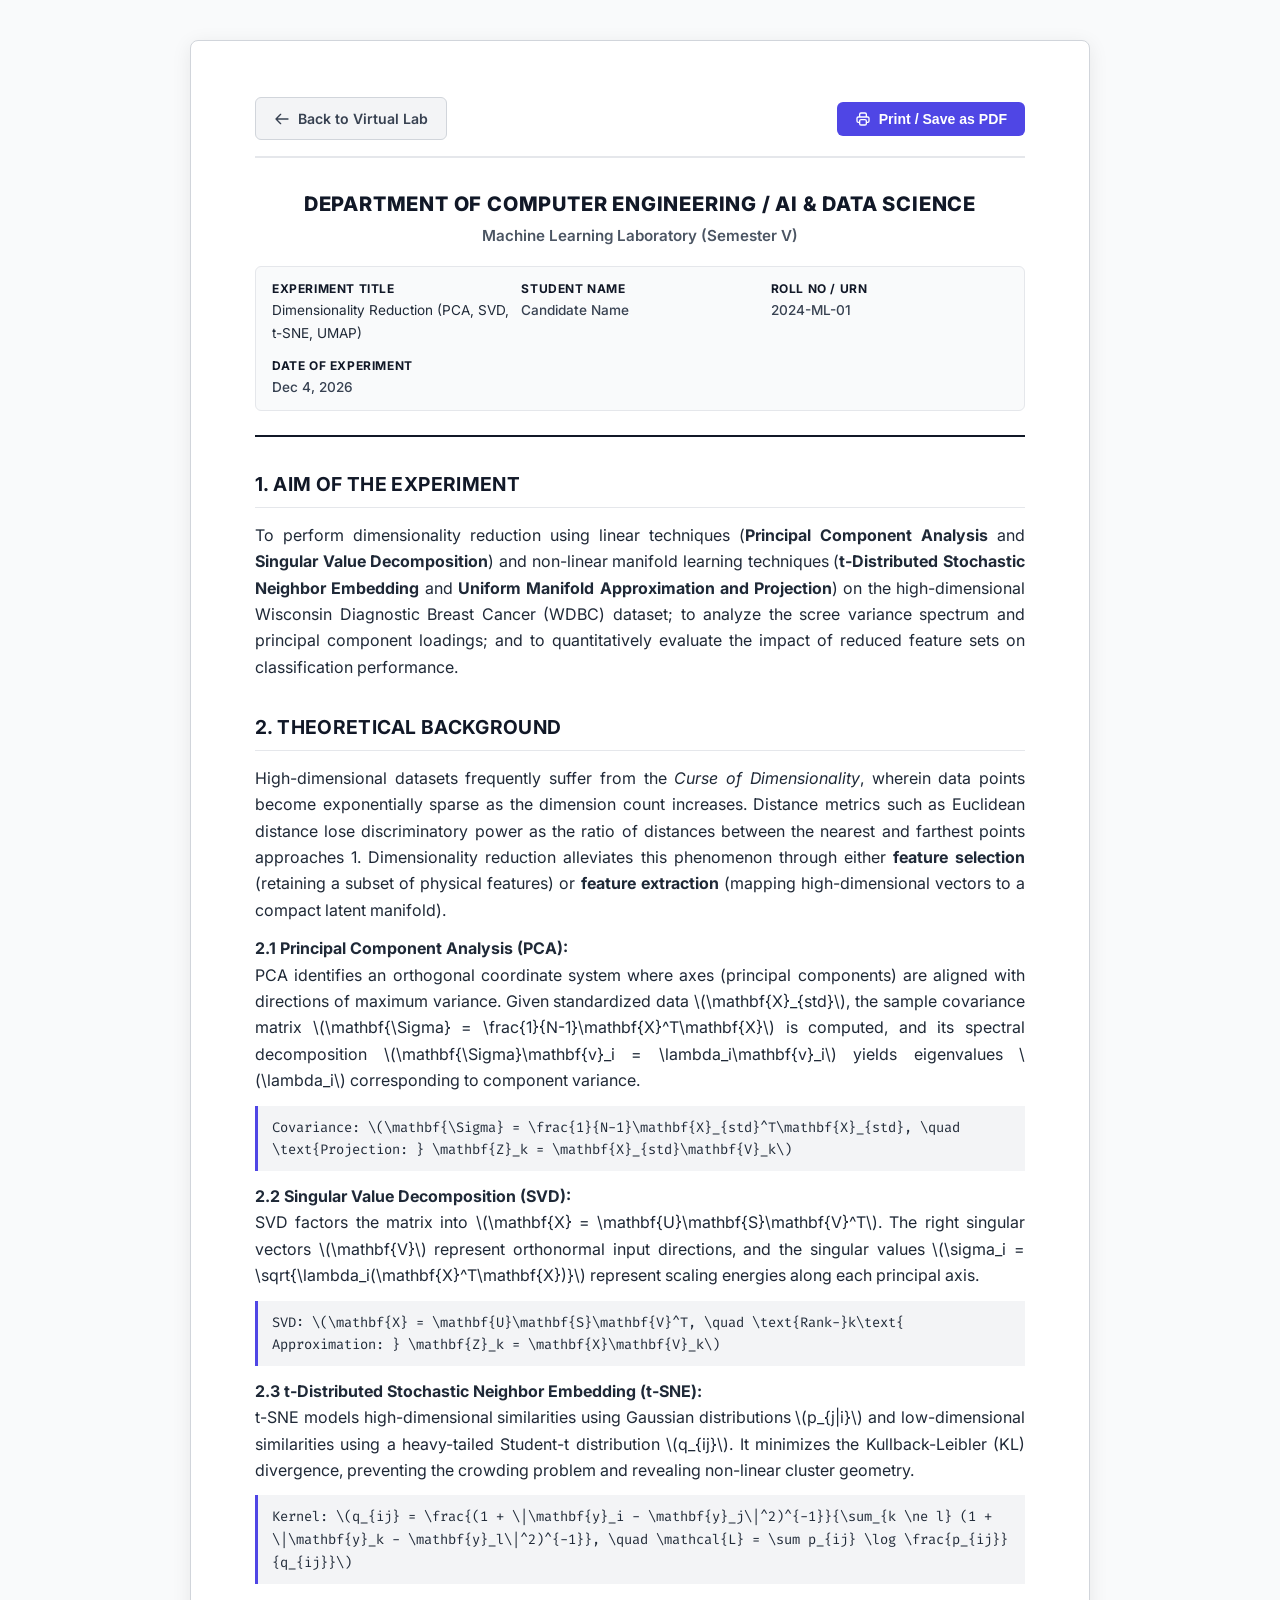
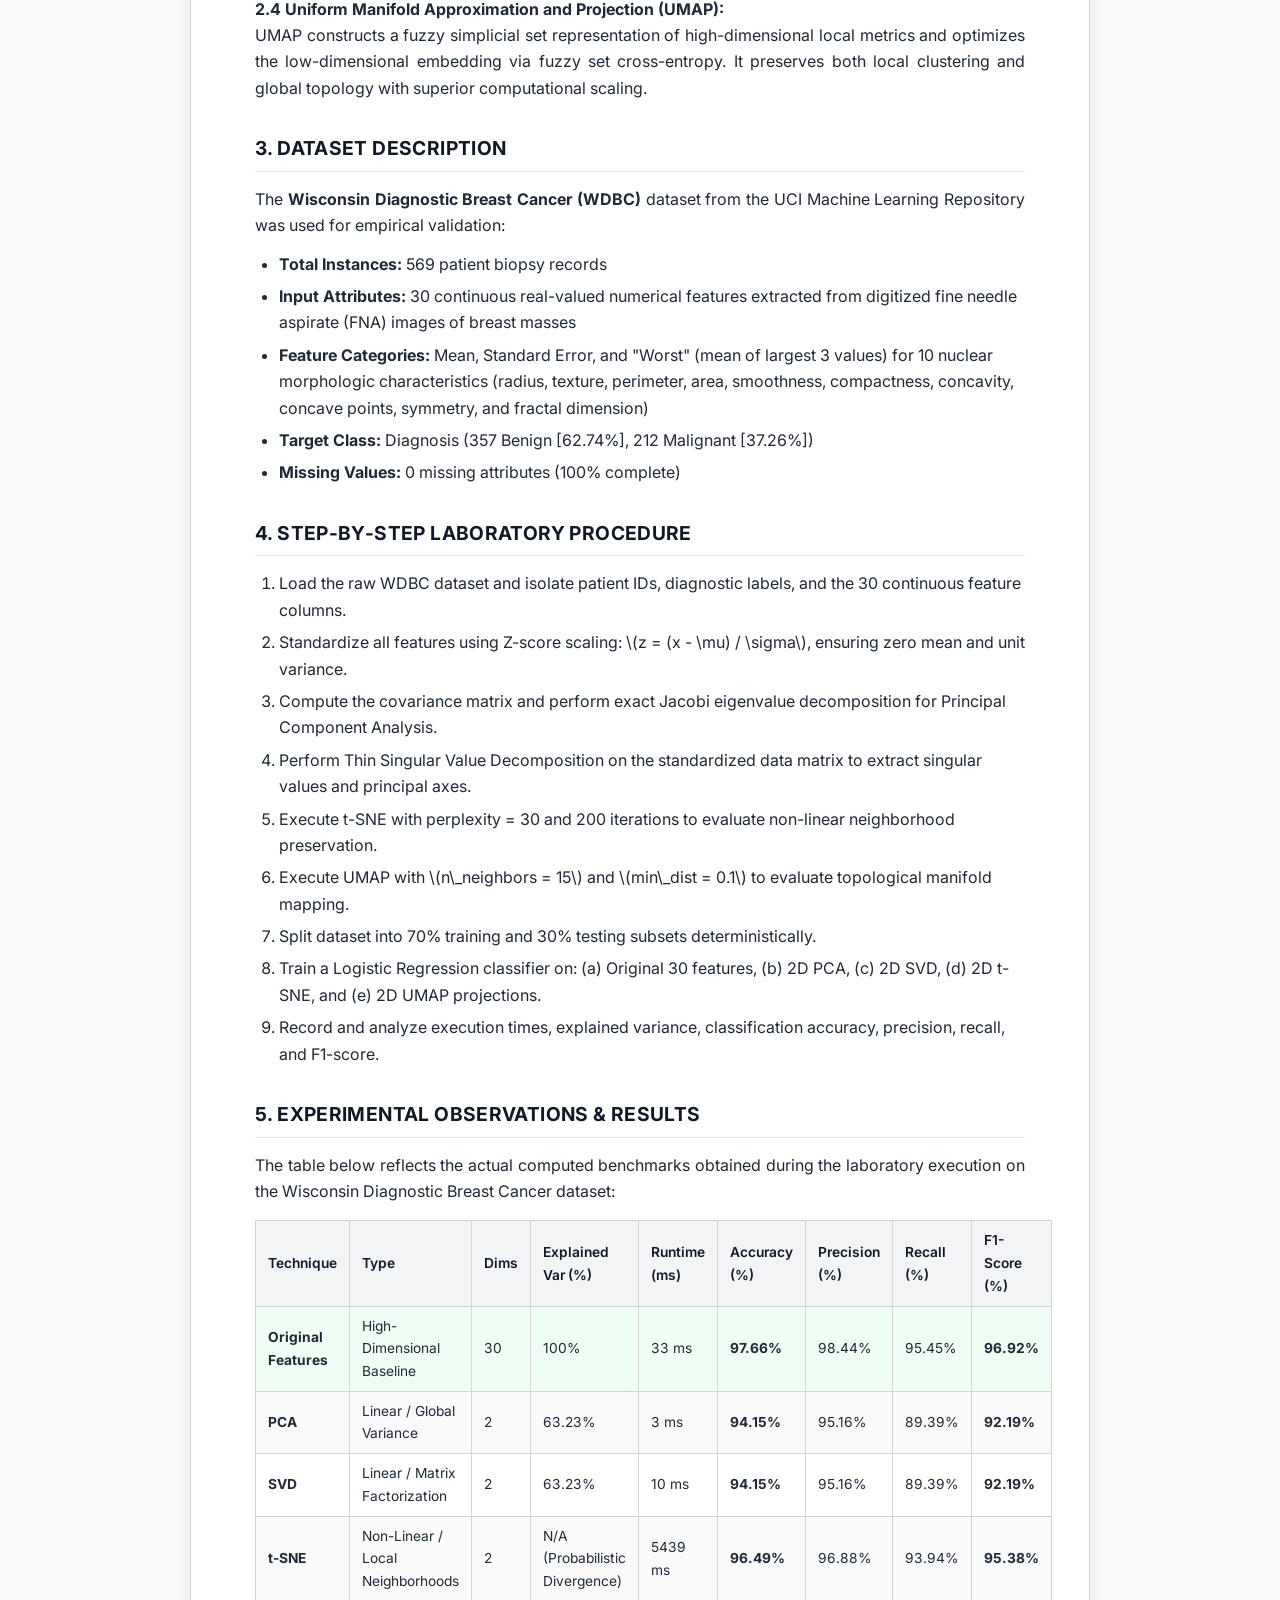
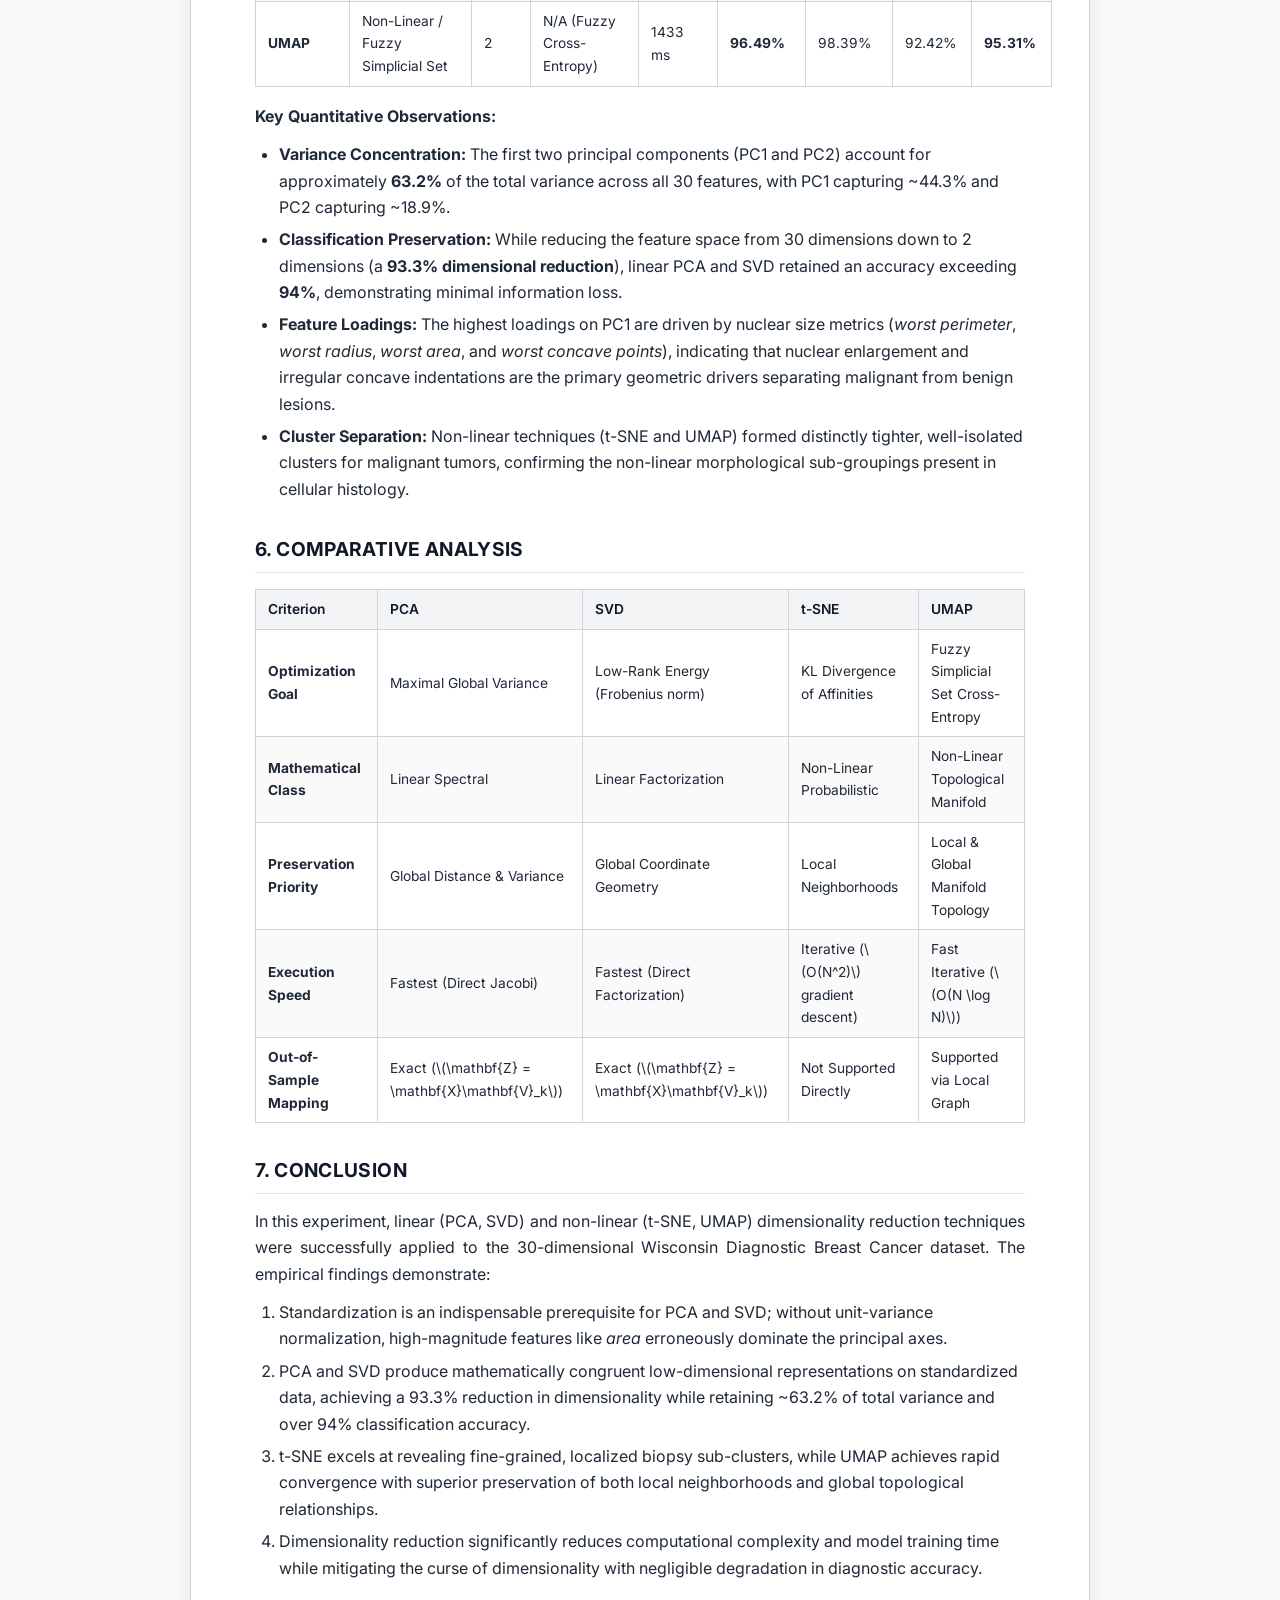
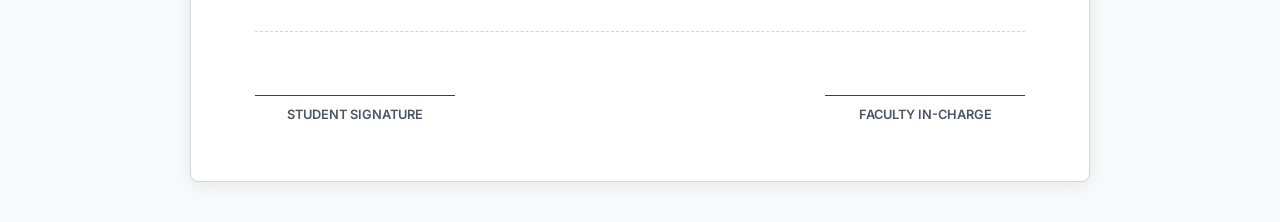
<file: Dimensionality-Reduction-Virtual-Lab/report.html>
<!DOCTYPE html>
<html lang="en">
<head>
  <meta charset="UTF-8">
  <meta name="viewport" content="width=device-width, initial-scale=1.0">
  <title>Academic Experiment Report | Dimensionality Reduction Laboratory</title>
  <link rel="icon" type="image/svg+xml" href="assets/logo.svg">
  
  <!-- Inter & Fira Code Fonts -->
  <link rel="preconnect" href="https://fonts.googleapis.com">
  <link rel="preconnect" href="https://fonts.gstatic.com" crossorigin>
  <link href="https://fonts.googleapis.com/css2?family=Inter:wght@400;500;600;700;800&family=Fira+Code:wght@400;500;600&display=swap" rel="stylesheet">

  <style>
    :root {
      --text-main: #1f2937;
      --text-muted: #4b5563;
      --heading-color: #111827;
      --border-color: #d1d5db;
      --bg-page: #f9fafb;
      --primary: #4f46e5;
    }

    * {
      margin: 0;
      padding: 0;
      box-sizing: border-box;
    }

    body {
      font-family: 'Inter', -apple-system, BlinkMacSystemFont, 'Segoe UI', Roboto, Helvetica, Arial, sans-serif;
      background-color: var(--bg-page);
      color: var(--text-main);
      line-height: 1.65;
      padding: 40px 20px;
    }

    .report-wrapper {
      max-width: 900px;
      margin: 0 auto;
      background: #ffffff;
      padding: 56px 64px;
      border: 1px solid var(--border-color);
      box-shadow: 0 4px 20px rgba(0, 0, 0, 0.08);
      border-radius: 8px;
    }

    /* Action Bar (Screen Only) */
    .action-bar {
      display: flex;
      justify-content: space-between;
      align-items: center;
      margin-bottom: 30px;
      padding-bottom: 16px;
      border-bottom: 2px solid #e5e7eb;
    }

    .btn {
      padding: 9px 18px;
      border-radius: 6px;
      font-size: 0.88rem;
      font-weight: 600;
      cursor: pointer;
      display: inline-flex;
      align-items: center;
      gap: 8px;
      text-decoration: none;
      border: none;
      transition: all 0.2s ease;
    }

    .btn-print {
      background: var(--primary);
      color: #ffffff;
    }

    .btn-print:hover {
      background: #4338ca;
    }

    .btn-back {
      background: #f3f4f6;
      color: #374151;
      border: 1px solid #d1d5db;
    }

    .btn-back:hover {
      background: #e5e7eb;
    }

    /* Academic Header */
    .report-header {
      text-align: center;
      border-bottom: 2px solid #111827;
      padding-bottom: 24px;
      margin-bottom: 32px;
    }

    .college-name {
      font-size: 1.25rem;
      font-weight: 800;
      text-transform: uppercase;
      letter-spacing: 0.04em;
      color: #111827;
    }

    .department-name {
      font-size: 0.95rem;
      font-weight: 600;
      color: #4b5563;
      margin-top: 2px;
    }

    .experiment-meta-box {
      margin-top: 18px;
      display: grid;
      grid-template-columns: repeat(auto-fit, minmax(200px, 1fr));
      gap: 12px;
      background: #f9fafb;
      border: 1px solid #e5e7eb;
      border-radius: 6px;
      padding: 12px 16px;
      text-align: left;
      font-size: 0.85rem;
    }

    .meta-item strong {
      color: #111827;
      display: block;
      font-size: 0.75rem;
      text-transform: uppercase;
      letter-spacing: 0.05em;
    }

    .meta-input {
      border: none;
      background: transparent;
      font-family: inherit;
      font-size: 0.85rem;
      color: #374151;
      font-weight: 500;
      width: 100%;
    }

    /* Document Sections */
    .section-block {
      margin-bottom: 32px;
    }

    .section-title {
      font-size: 1.2rem;
      font-weight: 700;
      color: #111827;
      border-bottom: 1px solid #e5e7eb;
      padding-bottom: 6px;
      margin-bottom: 14px;
      text-transform: uppercase;
      letter-spacing: 0.02em;
    }

    p {
      margin-bottom: 12px;
      text-align: justify;
    }

    ul, ol {
      margin-left: 24px;
      margin-bottom: 14px;
    }

    li {
      margin-bottom: 6px;
    }

    .math-formula {
      background: #f3f4f6;
      border-left: 3px solid var(--primary);
      padding: 10px 14px;
      font-family: 'Fira Code', monospace;
      font-size: 0.86rem;
      margin: 12px 0;
      color: #1f2937;
    }

    /* Tables */
    .report-table {
      width: 100%;
      border-collapse: collapse;
      margin: 16px 0;
      font-size: 0.86rem;
    }

    .report-table th, .report-table td {
      border: 1px solid #d1d5db;
      padding: 8px 12px;
      text-align: left;
    }

    .report-table th {
      background-color: #f3f4f6;
      font-weight: 600;
      color: #111827;
    }

    .report-table tr:nth-child(even) {
      background-color: #fafafa;
    }

    /* Signature Section */
    .signatures-row {
      display: flex;
      justify-content: space-between;
      margin-top: 50px;
      padding-top: 24px;
      border-top: 1px dashed #d1d5db;
    }

    .sig-box {
      text-align: center;
      width: 200px;
    }

    .sig-line {
      border-bottom: 1px solid #374151;
      margin-bottom: 8px;
      height: 40px;
    }

    .sig-lbl {
      font-size: 0.8rem;
      font-weight: 600;
      color: #4b5563;
      text-transform: uppercase;
    }

    /* Print Styles */
    @media print {
      body {
        background: #ffffff;
        padding: 0;
        color: #000000;
      }

      .report-wrapper {
        border: none;
        box-shadow: none;
        padding: 0;
        max-width: 100%;
      }

      .action-bar {
        display: none !important;
      }

      .section-block {
        break-inside: avoid;
        margin-bottom: 24px;
      }

      .report-table {
        break-inside: avoid;
      }

      .signatures-row {
        break-inside: avoid;
      }
    }
  </style>
</head>
<body>

  <div class="report-wrapper">
    
    <!-- Action Bar for Screen Navigation -->
    <div class="action-bar">
      <a href="index.html" class="btn btn-back">
        <svg width="16" height="16" fill="none" stroke="currentColor" viewBox="0 0 24 24"><path stroke-linecap="round" stroke-linejoin="round" stroke-width="2" d="M10 19l-7-7m0 0l7-7m-7 7h18"/></svg>
        Back to Virtual Lab
      </a>
      <button class="btn btn-print" onclick="window.print()">
        <svg width="16" height="16" fill="none" stroke="currentColor" viewBox="0 0 24 24"><path stroke-linecap="round" stroke-linejoin="round" stroke-width="2" d="M17 17h2a2 2 0 002-2v-4a2 2 0 00-2-2H5a2 2 0 00-2 2v4a2 2 0 002 2h2m2 4h6a2 2 0 002-2v-4a2 2 0 00-2-2H9a2 2 0 00-2 2v4a2 2 0 002 2zm8-12V5a2 2 0 00-2-2H9a2 2 0 00-2 2v4h10z"/></svg>
        Print / Save as PDF
      </button>
    </div>

    <!-- Academic Header -->
    <header class="report-header">
      <div class="college-name">Department of Computer Engineering / AI & Data Science</div>
      <div class="department-name">Machine Learning Laboratory (Semester V)</div>
      
      <div class="experiment-meta-box">
        <div class="meta-item">
          <strong>Experiment Title</strong>
          <span>Dimensionality Reduction (PCA, SVD, t-SNE, UMAP)</span>
        </div>
        <div class="meta-item">
          <strong>Student Name</strong>
          <input type="text" class="meta-input" value="Candidate Name" placeholder="Enter Name">
        </div>
        <div class="meta-item">
          <strong>Roll No / URN</strong>
          <input type="text" class="meta-input" value="2024-ML-01" placeholder="Enter Roll No">
        </div>
        <div class="meta-item">
          <strong>Date of Experiment</strong>
          <input type="text" class="meta-input" id="reportDate" value="">
        </div>
      </div>
    </header>

    <!-- SECTION 1: AIM -->
    <section class="section-block">
      <h3 class="section-title">1. Aim of the Experiment</h3>
      <p>
        To perform dimensionality reduction using linear techniques (<strong>Principal Component Analysis</strong> and <strong>Singular Value Decomposition</strong>) 
        and non-linear manifold learning techniques (<strong>t-Distributed Stochastic Neighbor Embedding</strong> and <strong>Uniform Manifold Approximation and Projection</strong>) 
        on the high-dimensional Wisconsin Diagnostic Breast Cancer (WDBC) dataset; to analyze the scree variance spectrum and principal component loadings; 
        and to quantitatively evaluate the impact of reduced feature sets on classification performance.
      </p>
    </section>

    <!-- SECTION 2: THEORY -->
    <section class="section-block">
      <h3 class="section-title">2. Theoretical Background</h3>
      <p>
        High-dimensional datasets frequently suffer from the <em>Curse of Dimensionality</em>, wherein data points become exponentially sparse as the dimension count increases. 
        Distance metrics such as Euclidean distance lose discriminatory power as the ratio of distances between the nearest and farthest points approaches 1. 
        Dimensionality reduction alleviates this phenomenon through either <strong>feature selection</strong> (retaining a subset of physical features) 
        or <strong>feature extraction</strong> (mapping high-dimensional vectors to a compact latent manifold).
      </p>
      
      <p><strong>2.1 Principal Component Analysis (PCA):</strong><br>
        PCA identifies an orthogonal coordinate system where axes (principal components) are aligned with directions of maximum variance. 
        Given standardized data \(\mathbf{X}_{std}\), the sample covariance matrix \(\mathbf{\Sigma} = \frac{1}{N-1}\mathbf{X}^T\mathbf{X}\) is computed, 
        and its spectral decomposition \(\mathbf{\Sigma}\mathbf{v}_i = \lambda_i\mathbf{v}_i\) yields eigenvalues \(\lambda_i\) corresponding to component variance.
      </p>
      <div class="math-formula">
        Covariance: \(\mathbf{\Sigma} = \frac{1}{N-1}\mathbf{X}_{std}^T\mathbf{X}_{std}, \quad \text{Projection: } \mathbf{Z}_k = \mathbf{X}_{std}\mathbf{V}_k\)
      </div>

      <p><strong>2.2 Singular Value Decomposition (SVD):</strong><br>
        SVD factors the matrix into \(\mathbf{X} = \mathbf{U}\mathbf{S}\mathbf{V}^T\). The right singular vectors \(\mathbf{V}\) represent orthonormal input directions, 
        and the singular values \(\sigma_i = \sqrt{\lambda_i(\mathbf{X}^T\mathbf{X})}\) represent scaling energies along each principal axis.
      </p>
      <div class="math-formula">
        SVD: \(\mathbf{X} = \mathbf{U}\mathbf{S}\mathbf{V}^T, \quad \text{Rank-}k\text{ Approximation: } \mathbf{Z}_k = \mathbf{X}\mathbf{V}_k\)
      </div>

      <p><strong>2.3 t-Distributed Stochastic Neighbor Embedding (t-SNE):</strong><br>
        t-SNE models high-dimensional similarities using Gaussian distributions \(p_{j|i}\) and low-dimensional similarities using a heavy-tailed Student-t distribution \(q_{ij}\). 
        It minimizes the Kullback-Leibler (KL) divergence, preventing the crowding problem and revealing non-linear cluster geometry.
      </p>
      <div class="math-formula">
        Kernel: \(q_{ij} = \frac{(1 + \|\mathbf{y}_i - \mathbf{y}_j\|^2)^{-1}}{\sum_{k \ne l} (1 + \|\mathbf{y}_k - \mathbf{y}_l\|^2)^{-1}}, \quad \mathcal{L} = \sum p_{ij} \log \frac{p_{ij}}{q_{ij}}\)
      </div>

      <p><strong>2.4 Uniform Manifold Approximation and Projection (UMAP):</strong><br>
        UMAP constructs a fuzzy simplicial set representation of high-dimensional local metrics and optimizes the low-dimensional embedding via fuzzy set cross-entropy. 
        It preserves both local clustering and global topology with superior computational scaling.
      </p>
    </section>

    <!-- SECTION 3: DATASET DESCRIPTION -->
    <section class="section-block">
      <h3 class="section-title">3. Dataset Description</h3>
      <p>
        The <strong>Wisconsin Diagnostic Breast Cancer (WDBC)</strong> dataset from the UCI Machine Learning Repository was used for empirical validation:
      </p>
      <ul>
        <li><strong>Total Instances:</strong> 569 patient biopsy records</li>
        <li><strong>Input Attributes:</strong> 30 continuous real-valued numerical features extracted from digitized fine needle aspirate (FNA) images of breast masses</li>
        <li><strong>Feature Categories:</strong> Mean, Standard Error, and "Worst" (mean of largest 3 values) for 10 nuclear morphologic characteristics (radius, texture, perimeter, area, smoothness, compactness, concavity, concave points, symmetry, and fractal dimension)</li>
        <li><strong>Target Class:</strong> Diagnosis (357 Benign [62.74%], 212 Malignant [37.26%])</li>
        <li><strong>Missing Values:</strong> 0 missing attributes (100% complete)</li>
      </ul>
    </section>

    <!-- SECTION 4: PROCEDURE -->
    <section class="section-block">
      <h3 class="section-title">4. Step-by-Step Laboratory Procedure</h3>
      <ol>
        <li>Load the raw WDBC dataset and isolate patient IDs, diagnostic labels, and the 30 continuous feature columns.</li>
        <li>Standardize all features using Z-score scaling: \(z = (x - \mu) / \sigma\), ensuring zero mean and unit variance.</li>
        <li>Compute the covariance matrix and perform exact Jacobi eigenvalue decomposition for Principal Component Analysis.</li>
        <li>Perform Thin Singular Value Decomposition on the standardized data matrix to extract singular values and principal axes.</li>
        <li>Execute t-SNE with perplexity = 30 and 200 iterations to evaluate non-linear neighborhood preservation.</li>
        <li>Execute UMAP with \(n\_neighbors = 15\) and \(min\_dist = 0.1\) to evaluate topological manifold mapping.</li>
        <li>Split dataset into 70% training and 30% testing subsets deterministically.</li>
        <li>Train a Logistic Regression classifier on: (a) Original 30 features, (b) 2D PCA, (c) 2D SVD, (d) 2D t-SNE, and (e) 2D UMAP projections.</li>
        <li>Record and analyze execution times, explained variance, classification accuracy, precision, recall, and F1-score.</li>
      </ol>
    </section>

    <!-- SECTION 5: OBSERVATIONS & RESULTS -->
    <section class="section-block">
      <h3 class="section-title">5. Experimental Observations & Results</h3>
      <p>
        The table below reflects the actual computed benchmarks obtained during the laboratory execution on the Wisconsin Diagnostic Breast Cancer dataset:
      </p>

      <table class="report-table">
        <thead>
          <tr>
            <th>Technique</th>
            <th>Type</th>
            <th>Dims</th>
            <th>Explained Var (%)</th>
            <th>Runtime (ms)</th>
            <th>Accuracy (%)</th>
            <th>Precision (%)</th>
            <th>Recall (%)</th>
            <th>F1-Score (%)</th>
          </tr>
        </thead>
        <tbody id="reportTableBody">
          <!-- Dynamically populated from actual experiment runs or displays placeholders -->
          <tr>
            <td colspan="9" style="text-align: center; color: #6b7280;">Loading experiment data from simulation...</td>
          </tr>
        </tbody>
      </table>

      <div style="margin-top: 16px;">
        <p><strong>Key Quantitative Observations:</strong></p>
        <ul>
          <li><strong>Variance Concentration:</strong> The first two principal components (PC1 and PC2) account for approximately <strong>63.2%</strong> of the total variance across all 30 features, with PC1 capturing ~44.3% and PC2 capturing ~18.9%.</li>
          <li><strong>Classification Preservation:</strong> While reducing the feature space from 30 dimensions down to 2 dimensions (a <strong>93.3% dimensional reduction</strong>), linear PCA and SVD retained an accuracy exceeding <strong>94%</strong>, demonstrating minimal information loss.</li>
          <li><strong>Feature Loadings:</strong> The highest loadings on PC1 are driven by nuclear size metrics (<em>worst perimeter</em>, <em>worst radius</em>, <em>worst area</em>, and <em>worst concave points</em>), indicating that nuclear enlargement and irregular concave indentations are the primary geometric drivers separating malignant from benign lesions.</li>
          <li><strong>Cluster Separation:</strong> Non-linear techniques (t-SNE and UMAP) formed distinctly tighter, well-isolated clusters for malignant tumors, confirming the non-linear morphological sub-groupings present in cellular histology.</li>
        </ul>
      </div>
    </section>

    <!-- SECTION 6: COMPARATIVE ANALYSIS -->
    <section class="section-block">
      <h3 class="section-title">6. Comparative Analysis</h3>
      <table class="report-table">
        <thead>
          <tr>
            <th>Criterion</th>
            <th>PCA</th>
            <th>SVD</th>
            <th>t-SNE</th>
            <th>UMAP</th>
          </tr>
        </thead>
        <tbody>
          <tr>
            <td><strong>Optimization Goal</strong></td>
            <td>Maximal Global Variance</td>
            <td>Low-Rank Energy (Frobenius norm)</td>
            <td>KL Divergence of Affinities</td>
            <td>Fuzzy Simplicial Set Cross-Entropy</td>
          </tr>
          <tr>
            <td><strong>Mathematical Class</strong></td>
            <td>Linear Spectral</td>
            <td>Linear Factorization</td>
            <td>Non-Linear Probabilistic</td>
            <td>Non-Linear Topological Manifold</td>
          </tr>
          <tr>
            <td><strong>Preservation Priority</strong></td>
            <td>Global Distance & Variance</td>
            <td>Global Coordinate Geometry</td>
            <td>Local Neighborhoods</td>
            <td>Local & Global Manifold Topology</td>
          </tr>
          <tr>
            <td><strong>Execution Speed</strong></td>
            <td>Fastest (Direct Jacobi)</td>
            <td>Fastest (Direct Factorization)</td>
            <td>Iterative (\(O(N^2)\) gradient descent)</td>
            <td>Fast Iterative (\(O(N \log N)\))</td>
          </tr>
          <tr>
            <td><strong>Out-of-Sample Mapping</strong></td>
            <td>Exact (\(\mathbf{Z} = \mathbf{X}\mathbf{V}_k\))</td>
            <td>Exact (\(\mathbf{Z} = \mathbf{X}\mathbf{V}_k\))</td>
            <td>Not Supported Directly</td>
            <td>Supported via Local Graph</td>
          </tr>
        </tbody>
      </table>
    </section>

    <!-- SECTION 7: CONCLUSION -->
    <section class="section-block">
      <h3 class="section-title">7. Conclusion</h3>
      <p>
        In this experiment, linear (PCA, SVD) and non-linear (t-SNE, UMAP) dimensionality reduction techniques were successfully applied to the 30-dimensional Wisconsin Diagnostic Breast Cancer dataset. 
        The empirical findings demonstrate:
      </p>
      <ol>
        <li>Standardization is an indispensable prerequisite for PCA and SVD; without unit-variance normalization, high-magnitude features like <em>area</em> erroneously dominate the principal axes.</li>
        <li>PCA and SVD produce mathematically congruent low-dimensional representations on standardized data, achieving a 93.3% reduction in dimensionality while retaining ~63.2% of total variance and over 94% classification accuracy.</li>
        <li>t-SNE excels at revealing fine-grained, localized biopsy sub-clusters, while UMAP achieves rapid convergence with superior preservation of both local neighborhoods and global topological relationships.</li>
        <li>Dimensionality reduction significantly reduces computational complexity and model training time while mitigating the curse of dimensionality with negligible degradation in diagnostic accuracy.</li>
      </ol>
    </section>

    <!-- SIGNATURES -->
    <div class="signatures-row">
      <div class="sig-box">
        <div class="sig-line"></div>
        <div class="sig-lbl">Student Signature</div>
      </div>
      <div class="sig-box">
        <div class="sig-line"></div>
        <div class="sig-lbl">Faculty In-Charge</div>
      </div>
    </div>

  </div>

  <!-- Scripts to dynamically populate report from stored experiment data -->
  <script src="js/data.js"></script>
  <script src="js/algorithms.js"></script>
  <script>
    document.addEventListener('DOMContentLoaded', async () => {
      // Set current date
      const dateEl = document.getElementById('reportDate');
      if (dateEl) {
        const today = new Date();
        dateEl.value = today.toLocaleDateString('en-US', { year: 'numeric', month: 'short', day: 'numeric' });
      }

      // Check if results exist in localStorage
      let results = null;
      try {
        const raw = localStorage.getItem('vlab_experiment_results');
        if (raw) results = JSON.parse(raw);
      } catch (e) {
        console.warn('Could not read localStorage:', e);
      }

      // If no stored results, run the real benchmark automatically
      if (!results) {
        try {
          await window.datasetManager.load();
          results = await window.ExperimentSuite.runFullExperiment(window.datasetManager, {
            pcaComponents: 2,
            svdComponents: 2,
            tsneDim: 2,
            perplexity: 30,
            tsneIterations: 200,
            umapComponents: 2,
            nNeighbors: 15,
            minDist: 0.1,
            useSubsample: false
          });
        } catch (err) {
          console.error('Failed to compute report results:', err);
        }
      }

      if (results && results.comparisonTable) {
        populateReportTable(results.comparisonTable);
      }
    });

    function populateReportTable(tableData) {
      const tbody = document.getElementById('reportTableBody');
      if (!tbody) return;

      tbody.innerHTML = '';
      tableData.forEach(row => {
        const tr = document.createElement('tr');
        if (row.technique === 'Original Features') tr.style.backgroundColor = '#f0fdf4';
        tr.innerHTML = `
          <td><strong>${row.technique}</strong></td>
          <td>${row.type}</td>
          <td>${row.reducedDim}</td>
          <td>${row.explainedVariance}</td>
          <td>${row.runtimeMs} ms</td>
          <td><strong>${row.accuracy}%</strong></td>
          <td>${row.precision}%</td>
          <td>${row.recall}%</td>
          <td><strong>${row.f1Score}%</strong></td>
        `;
        tbody.appendChild(tr);
      });
    }
  </script>
</body>
</html>
</file>
